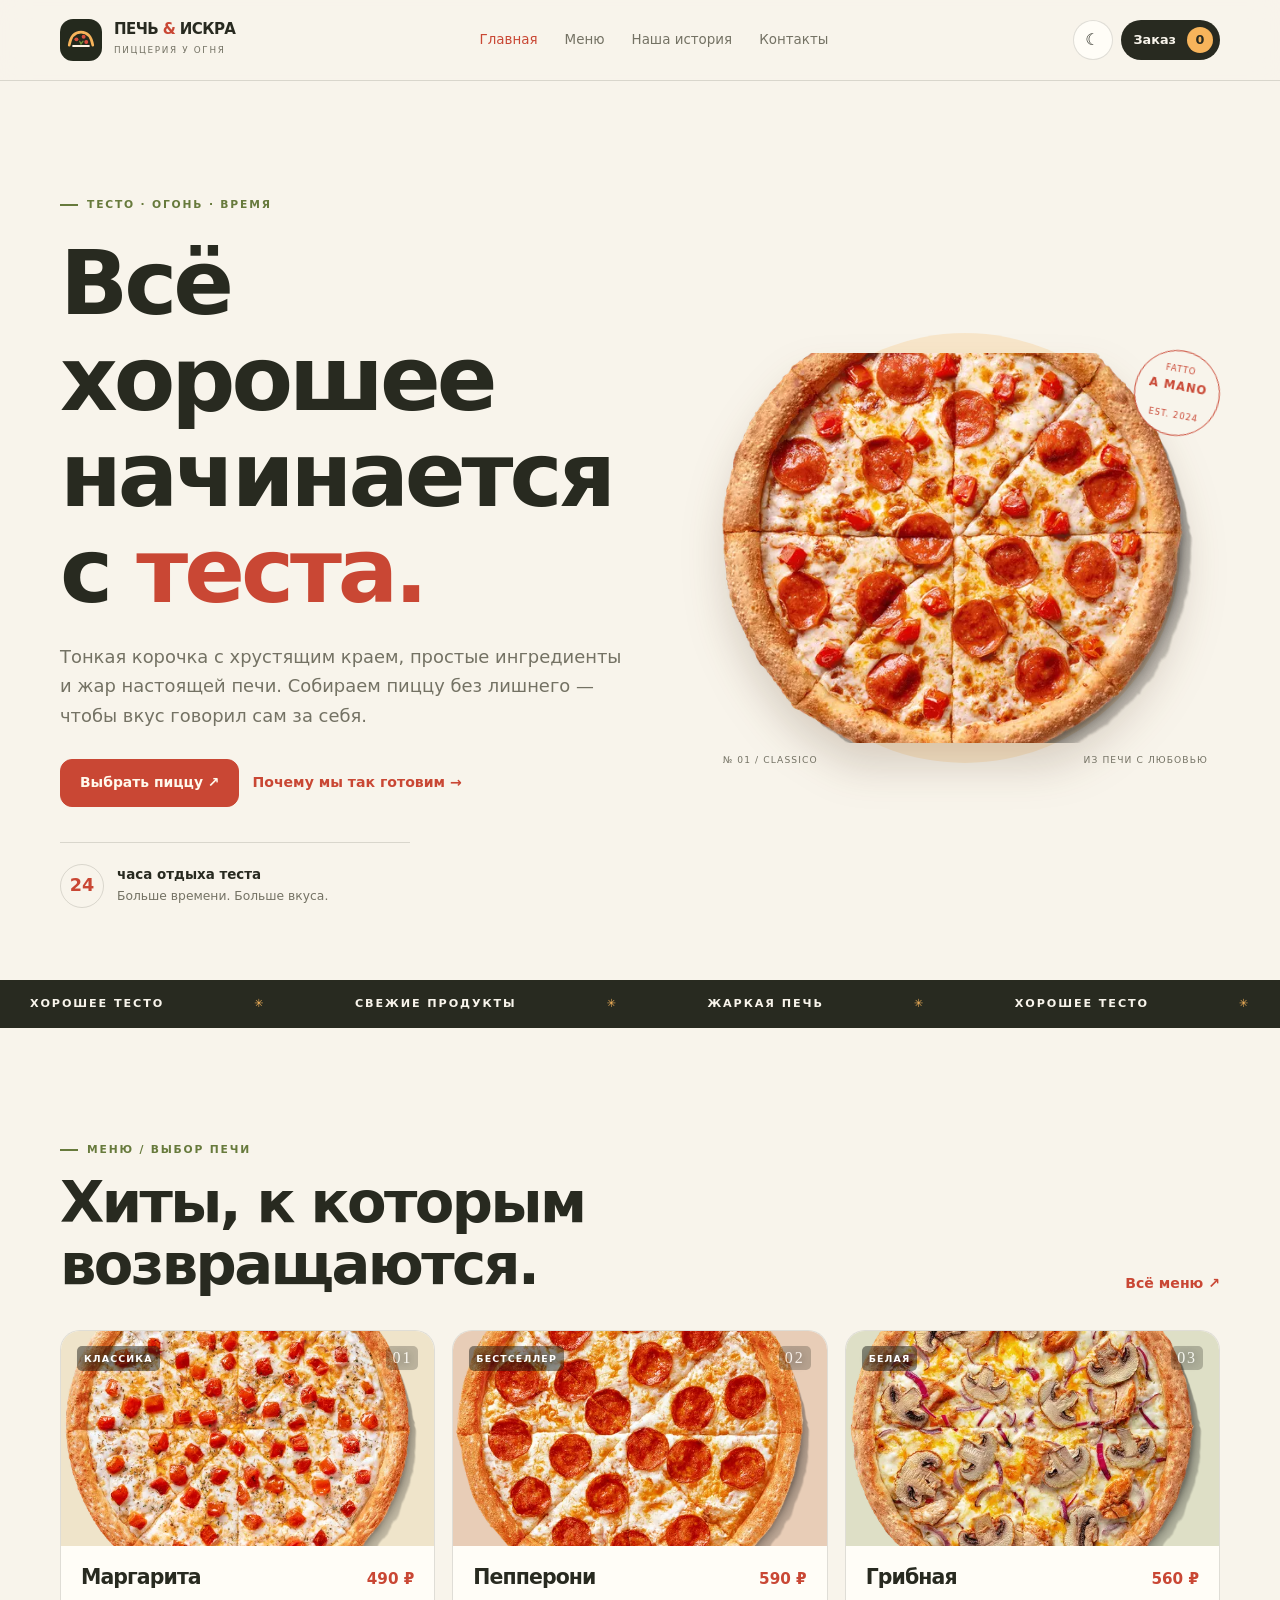
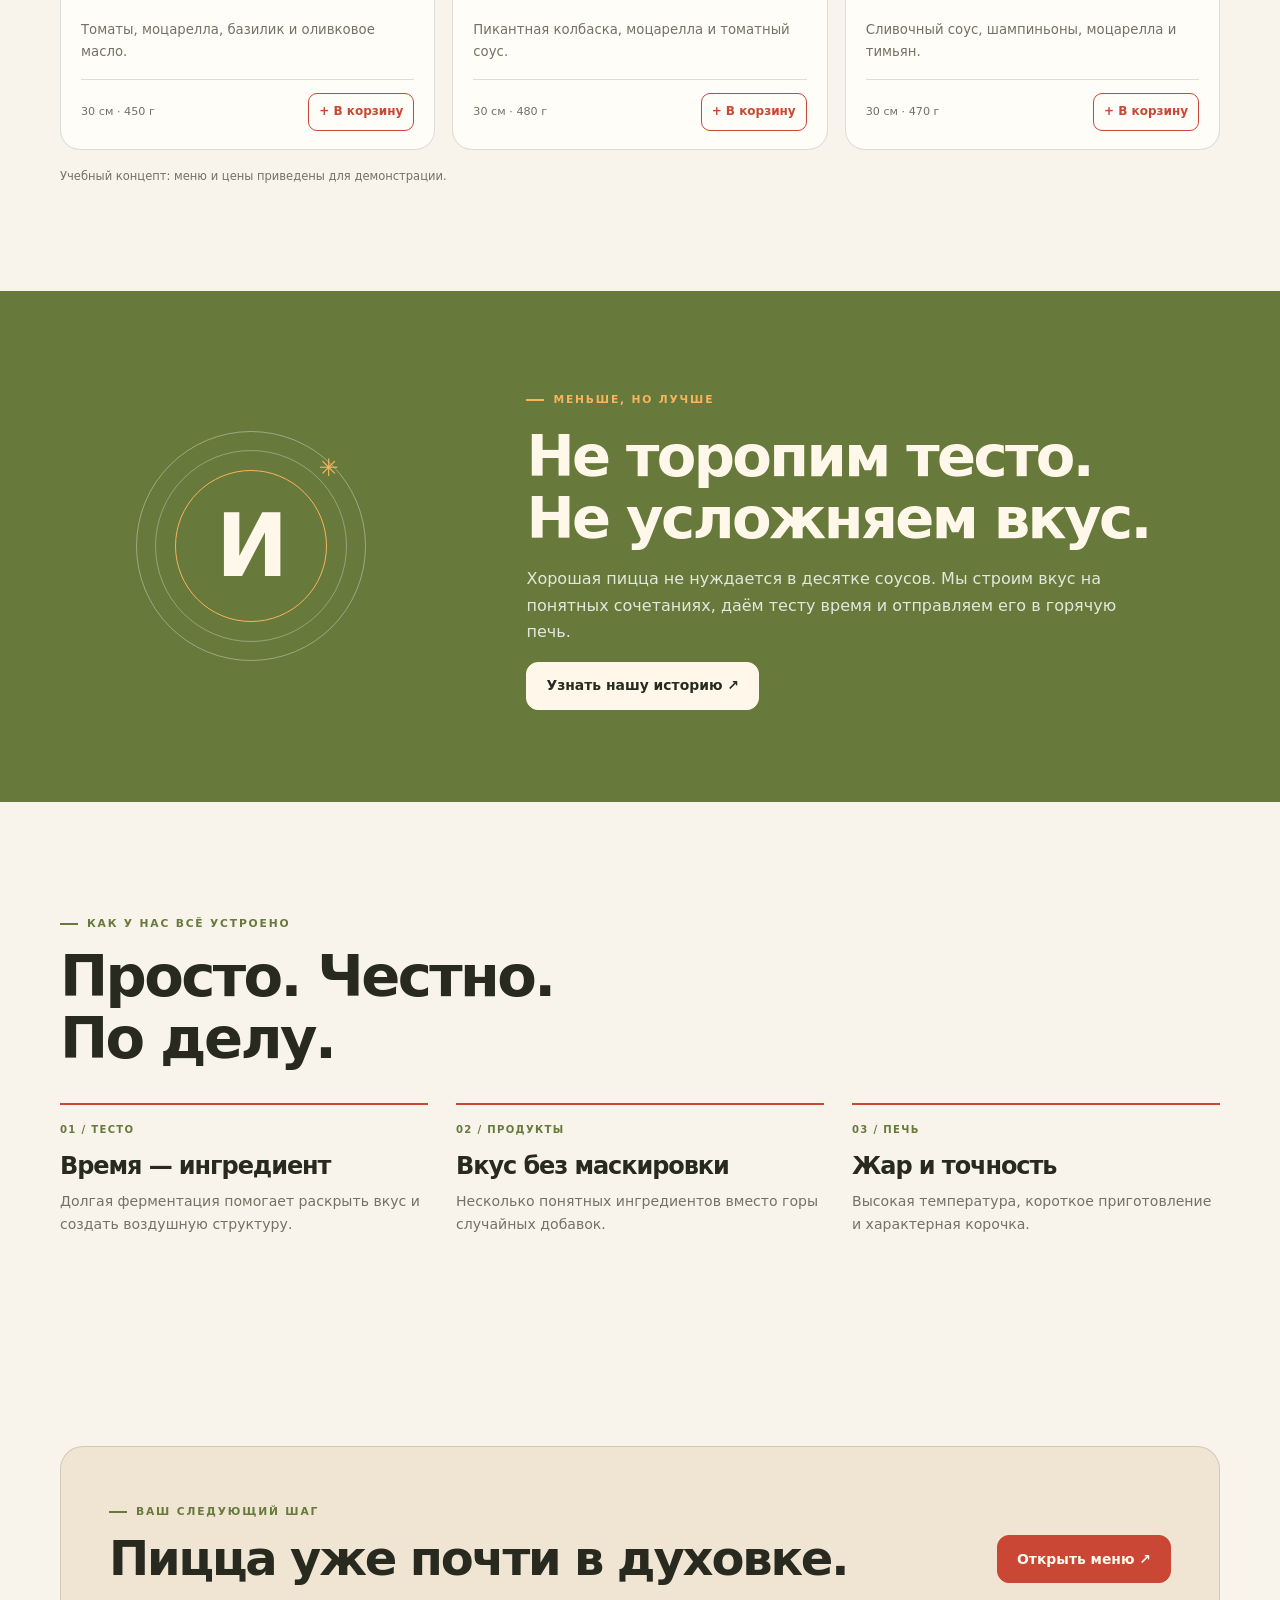
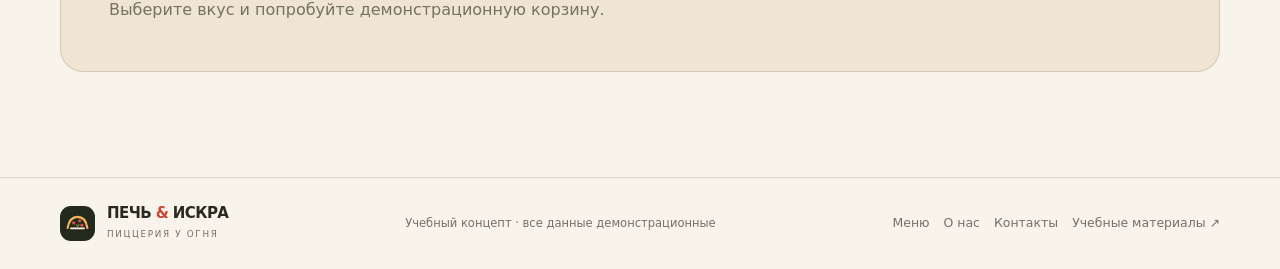
<file: index.html>
<!doctype html>
<html lang="ru" data-theme="light">
<head>
<meta charset="utf-8"><meta name="viewport" content="width=device-width,initial-scale=1">
<meta name="theme-color" content="#f8f4eb"><meta name="description" content="Печь & Искра — учебная визитка городской пиццерии: меню, история и контакты.">
<meta property="og:title" content="Печь & Искра — пиццерия у огня"><meta property="og:description" content="Хорошее тесто. Жаркая печь. Никакой лишней суеты."><meta property="og:image" content="https://notsons-git.github.io/my-web-site/images/hero-pizza.webp">
<title>Печь & Искра — пиццерия у огня</title><link rel="icon" href="favicon.svg" type="image/svg+xml"><link rel="stylesheet" href="css/style.css">
</head><body>
<a class="skip-link" href="#main">К содержимому</a>
<header class="site-header"><div class="container header-row">
<a class="brand" href="index.html"><img src="img/logo.svg" alt=""><span><strong>ПЕЧЬ <i>&</i> ИСКРА</strong><small>ПИЦЦЕРИЯ У ОГНЯ</small></span></a>
<button class="menu-toggle" data-menu-toggle type="button" aria-expanded="false" aria-label="Открыть меню">☰</button>
<nav class="main-nav" data-main-nav aria-label="Основная навигация"><a href="index.html">Главная</a><a href="menu.html">Меню</a><a href="about.html">Наша история</a><a href="contact.html">Контакты</a></nav>
<div class="header-actions"><button class="theme-toggle" data-theme-toggle type="button" aria-label="Сменить тему">◐</button><a class="cart-link" href="menu.html#order"><span>Заказ</span><b data-cart-count>0</b></a></div></div></header>
<main id="main">
<section class="hero"><div class="container hero-grid"><div class="hero-copy">
<span class="eyebrow">ТЕСТО · ОГОНЬ · ВРЕМЯ</span><h1>Всё хорошее<br>начинается с <em>теста.</em></h1>
<p class="hero-text">Тонкая корочка с хрустящим краем, простые ингредиенты и жар настоящей печи. Собираем пиццу без лишнего — чтобы вкус говорил сам за себя.</p>
<div class="hero-actions"><a class="button button-primary" href="menu.html">Выбрать пиццу ↗</a><a class="text-link" href="about.html">Почему мы так готовим →</a></div>
<div class="hero-note"><span class="note-mark">24</span><span><b>часа отдыха теста</b><small>Больше времени. Больше вкуса.</small></span></div></div>
<div class="hero-art"><div class="art-stamp">FATTO<br><b>A MANO</b><br>EST. 2024</div><img class="hero-photo" src="images/hero-pizza.webp" alt="Пицца из печи с золотистой корочкой"><div class="art-caption"><span>№ 01 / CLASSICO</span><span>ИЗ ПЕЧИ С ЛЮБОВЬЮ</span></div></div></div></section>
<div class="marquee" aria-hidden="true"><div>ХОРОШЕЕ ТЕСТО <span>✳</span> СВЕЖИЕ ПРОДУКТЫ <span>✳</span> ЖАРКАЯ ПЕЧЬ <span>✳</span> ХОРОШЕЕ ТЕСТО <span>✳</span></div></div>
<section class="section"><div class="container"><div class="section-heading"><div><span class="eyebrow">МЕНЮ / ВЫБОР ПЕЧИ</span><h2>Хиты, к которым<br>возвращаются.</h2></div><a class="text-link" href="menu.html">Всё меню ↗</a></div>
<div class="pizza-grid">
<article class="pizza-card"><div class="pizza-art art-margherita has-photo"><span class="dish-no">01</span><span class="dish-label">КЛАССИКА</span><img class="dish-photo" src="images/margherita.webp" alt="Пицца Маргарита с томатами, моцареллой и базиликом"></div><div class="pizza-card-copy"><div class="pizza-name-row"><h3>Маргарита</h3><b>490 ₽</b></div><p>Томаты, моцарелла, базилик и оливковое масло.</p><div class="dish-bottom"><span>30 см · 450 г</span><button class="add-button" data-add-item="margherita">+ В корзину</button></div></div></article>
<article class="pizza-card"><div class="pizza-art art-pepperoni has-photo"><span class="dish-no">02</span><span class="dish-label">БЕСТСЕЛЛЕР</span><img class="dish-photo" src="images/pepperoni.webp" alt="Пицца Пепперони с ломтиками пикантной колбаски"></div><div class="pizza-card-copy"><div class="pizza-name-row"><h3>Пепперони</h3><b>590 ₽</b></div><p>Пикантная колбаска, моцарелла и томатный соус.</p><div class="dish-bottom"><span>30 см · 480 г</span><button class="add-button" data-add-item="pepperoni">+ В корзину</button></div></div></article>
<article class="pizza-card"><div class="pizza-art art-mushroom has-photo"><span class="dish-no">03</span><span class="dish-label">БЕЛАЯ</span><img class="dish-photo" src="images/mushroom.webp" alt="Пицца с шампиньонами и сыром"></div><div class="pizza-card-copy"><div class="pizza-name-row"><h3>Грибная</h3><b>560 ₽</b></div><p>Сливочный соус, шампиньоны, моцарелла и тимьян.</p><div class="dish-bottom"><span>30 см · 470 г</span><button class="add-button" data-add-item="mushroom">+ В корзину</button></div></div></article>
</div><p class="demo-note">Учебный концепт: меню и цены приведены для демонстрации.</p></div></section>
<section class="story-band"><div class="container story-grid"><div class="story-symbol" aria-hidden="true"><span>И</span><i>✳</i></div><div><span class="eyebrow">МЕНЬШЕ, НО ЛУЧШЕ</span><h2>Не торопим тесто.<br>Не усложняем вкус.</h2><p>Хорошая пицца не нуждается в десятке соусов. Мы строим вкус на понятных сочетаниях, даём тесту время и отправляем его в горячую печь.</p><a class="button button-light" href="about.html">Узнать нашу историю ↗</a></div></div></section>
<section class="section"><div class="container"><div class="section-heading"><div><span class="eyebrow">КАК У НАС ВСЁ УСТРОЕНО</span><h2>Просто. Честно.<br>По делу.</h2></div></div><div class="values-grid"><article><span>01 / ТЕСТО</span><h3>Время — ингредиент</h3><p>Долгая ферментация помогает раскрыть вкус и создать воздушную структуру.</p></article><article><span>02 / ПРОДУКТЫ</span><h3>Вкус без маскировки</h3><p>Несколько понятных ингредиентов вместо горы случайных добавок.</p></article><article><span>03 / ПЕЧЬ</span><h3>Жар и точность</h3><p>Высокая температура, короткое приготовление и характерная корочка.</p></article></div></div></section>
<section class="section"><div class="container cta-panel"><div><span class="eyebrow">ВАШ СЛЕДУЮЩИЙ ШАГ</span><h2>Пицца уже почти в духовке.</h2><p>Выберите вкус и попробуйте демонстрационную корзину.</p></div><a class="button button-primary" href="menu.html#order">Открыть меню ↗</a></div></section>
</main>
<footer class="site-footer"><div class="container footer-row"><a class="brand footer-brand" href="index.html"><img src="img/logo.svg" alt=""><span><strong>ПЕЧЬ <i>&</i> ИСКРА</strong><small>ПИЦЦЕРИЯ У ОГНЯ</small></span></a><p>Учебный концепт · все данные демонстрационные</p><div class="footer-links"><a href="menu.html">Меню</a><a href="about.html">О нас</a><a href="contact.html">Контакты</a><a href="https://github.com/notsons-git/test" target="_blank" rel="noreferrer">Учебные материалы ↗</a></div></div></footer>
<div class="toast" role="status" aria-live="polite"></div><script src="js/script.js"></script></body></html>
</file>
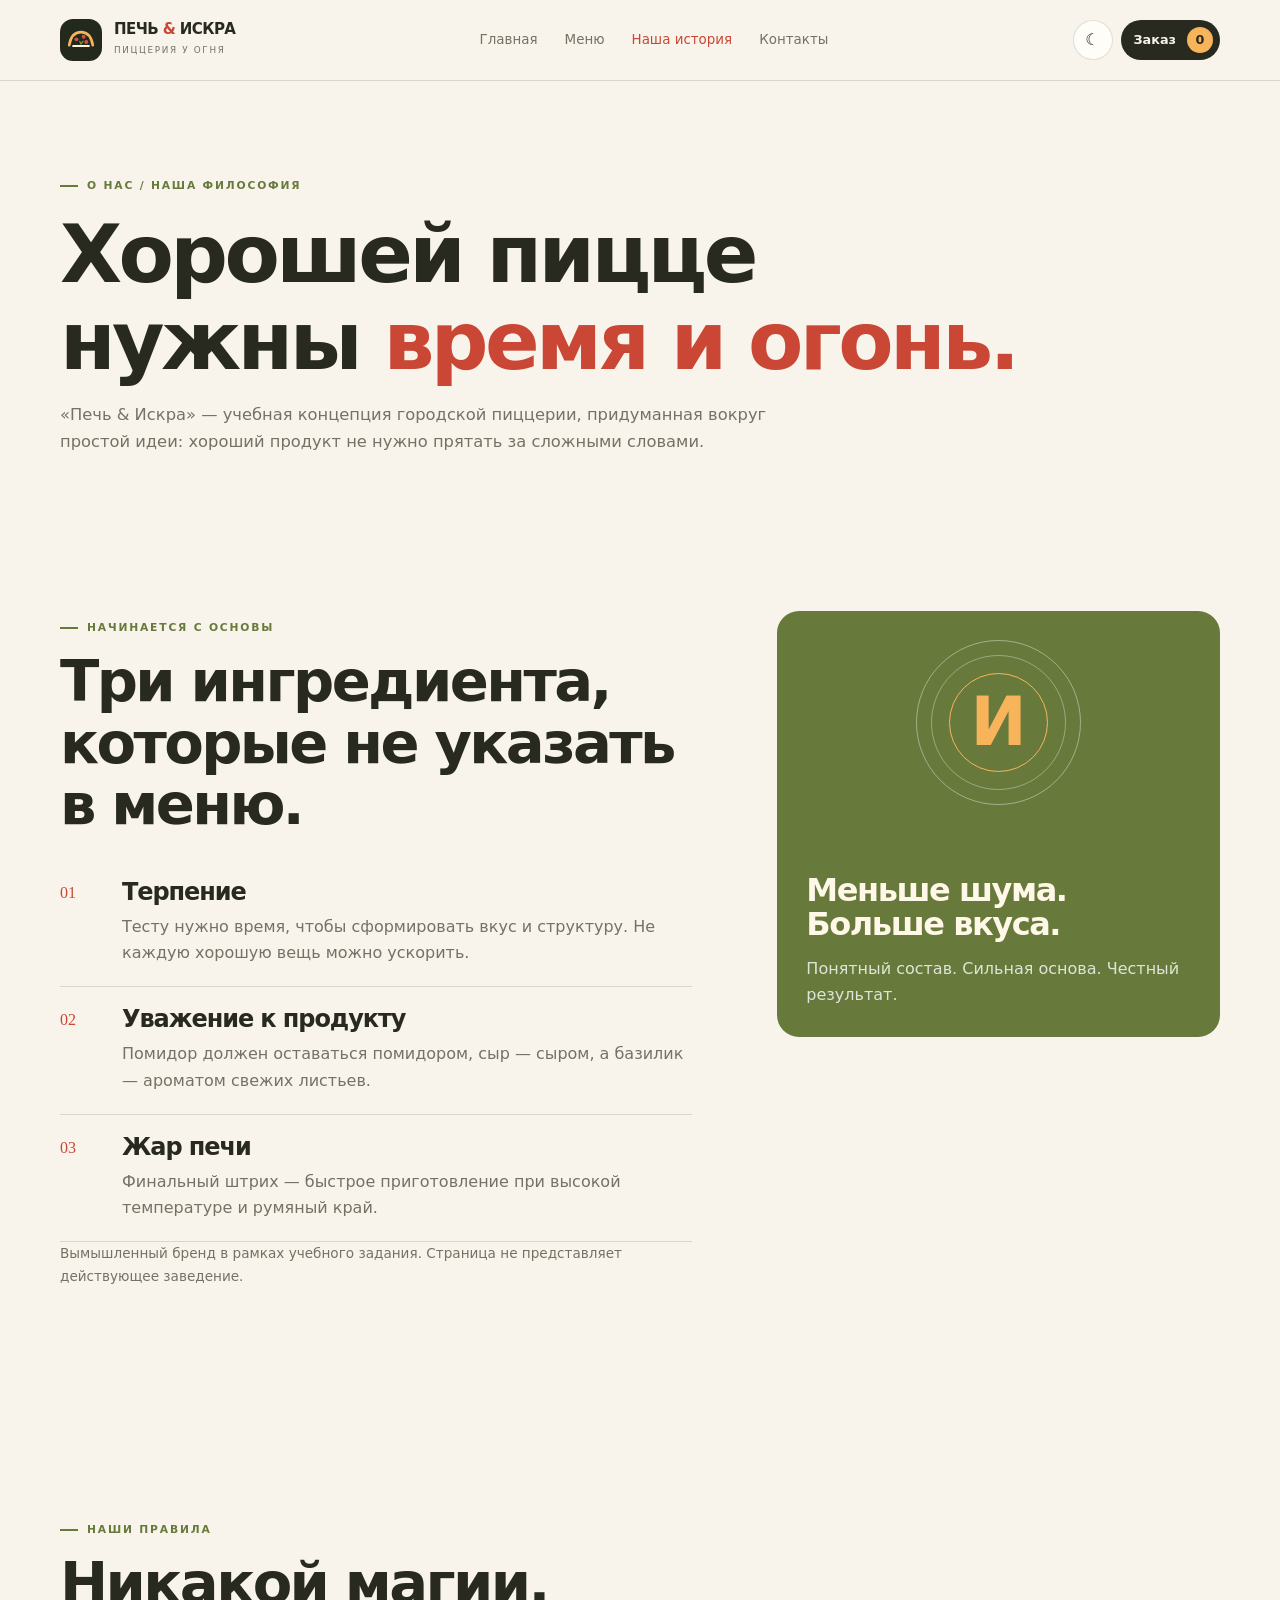
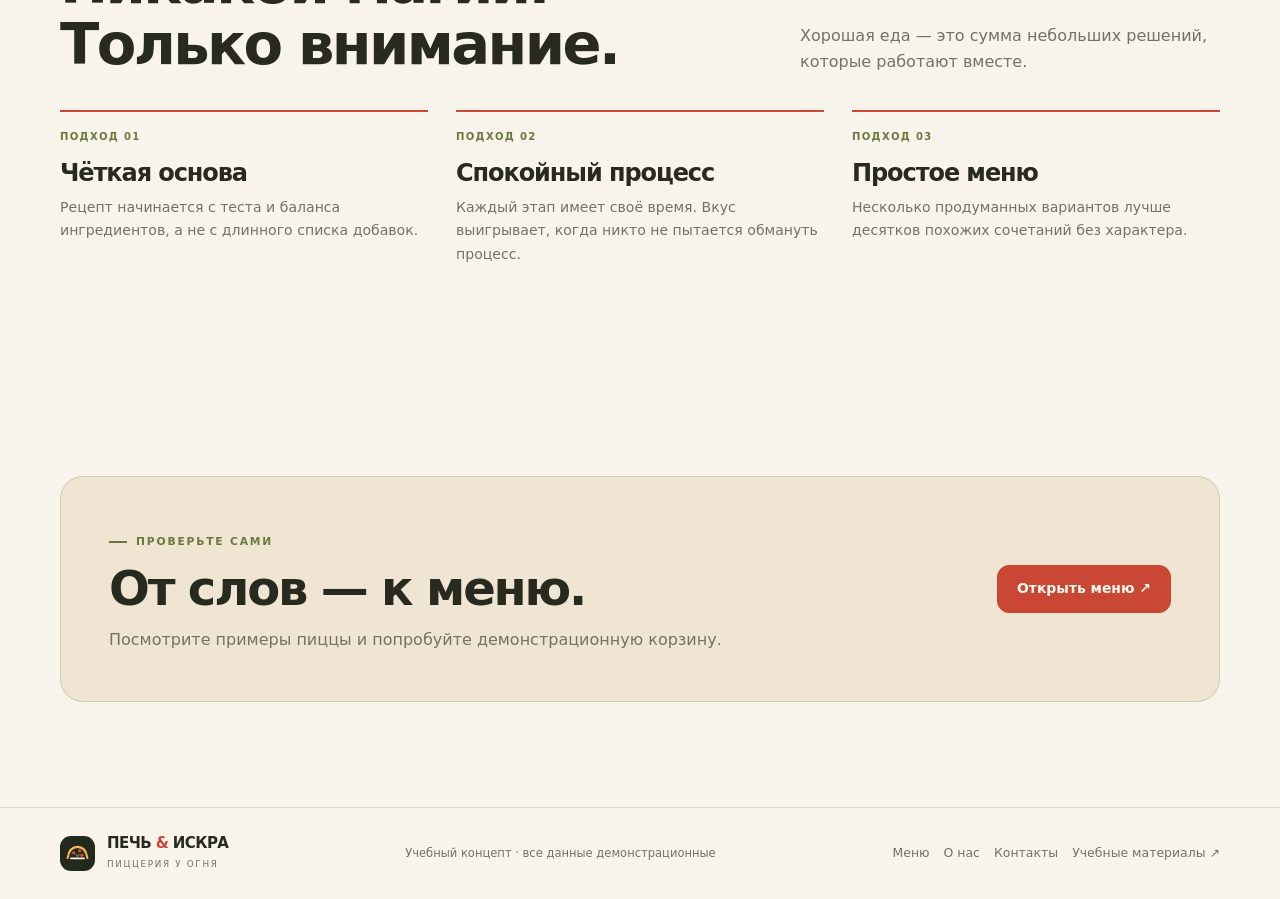
<file: about.html>
<!doctype html>
<html lang="ru" data-theme="light">
<head>
<meta charset="utf-8"><meta name="viewport" content="width=device-width,initial-scale=1">
<meta name="theme-color" content="#f8f4eb"><meta name="description" content="История и принципы учебной концепции пиццерии Печь & Искра.">
<meta property="og:title" content="Наша история — Печь & Искра"><meta property="og:description" content="История и принципы учебной концепции пиццерии Печь & Искра.">
<meta property="og:image" content="https://notsons-git.github.io/my-web-site/img/pizza.svg">
<title>Наша история — Печь & Искра</title><link rel="icon" href="favicon.svg" type="image/svg+xml">
<script>try{const t=localStorage.getItem("iskra-theme");if(t==="dark"||t==="light")document.documentElement.dataset.theme=t}catch(e){}</script>
<link rel="stylesheet" href="css/style.css">
</head>
<body>
<a class="skip-link" href="#main">К содержимому</a>
<header class="site-header"><div class="container header-row">
<a class="brand" href="index.html"><img src="img/logo.svg" alt=""><span><strong>ПЕЧЬ <i>&</i> ИСКРА</strong><small>ПИЦЦЕРИЯ У ОГНЯ</small></span></a>
<button class="menu-toggle" data-menu-toggle type="button" aria-expanded="false" aria-label="Открыть меню">☰</button>
<nav class="main-nav" data-main-nav aria-label="Основная навигация"><a href="index.html">Главная</a><a href="menu.html">Меню</a><a href="about.html">Наша история</a><a href="contact.html">Контакты</a></nav>
<div class="header-actions"><button class="theme-toggle" data-theme-toggle type="button" aria-label="Сменить тему">◐</button><a class="cart-link" href="menu.html#order"><span>Заказ</span><b data-cart-count>0</b></a></div>
</div></header>
<main id="main"><section class="page-hero"><div class="container"><span class="eyebrow">О НАС / НАША ФИЛОСОФИЯ</span><h1>Хорошей пицце<br>нужны <em>время и огонь.</em></h1><p>«Печь & Искра» — учебная концепция городской пиццерии, придуманная вокруг простой идеи: хороший продукт не нужно прятать за сложными словами.</p></div></section>
<section class="section"><div class="container"><div class="about-layout"><div class="about-story"><span class="eyebrow">НАЧИНАЕТСЯ С ОСНОВЫ</span><h2>Три ингредиента,<br>которые не указать в меню.</h2><div class="story-item"><b>01</b><div><h3>Терпение</h3><p>Тесту нужно время, чтобы сформировать вкус и структуру. Не каждую хорошую вещь можно ускорить.</p></div></div><div class="story-item"><b>02</b><div><h3>Уважение к продукту</h3><p>Помидор должен оставаться помидором, сыр — сыром, а базилик — ароматом свежих листьев.</p></div></div><div class="story-item"><b>03</b><div><h3>Жар печи</h3><p>Финальный штрих — быстрое приготовление при высокой температуре и румяный край.</p></div></div><p class="muted small">Вымышленный бренд в рамках учебного задания. Страница не представляет действующее заведение.</p></div><aside class="oven-card"><div class="oven-ring"><span>И</span></div><span class="eyebrow">LA SEMPLICITÀ</span><h3>Меньше шума.<br>Больше вкуса.</h3><p>Понятный состав. Сильная основа. Честный результат.</p></aside></div></div></section>
<section class="section"><div class="container"><div class="section-heading"><div><span class="eyebrow">НАШИ ПРАВИЛА</span><h2>Никакой магии.<br>Только внимание.</h2></div><p>Хорошая еда — это сумма небольших решений, которые работают вместе.</p></div><div class="values-grid"><article><span>ПОДХОД 01</span><h3>Чёткая основа</h3><p>Рецепт начинается с теста и баланса ингредиентов, а не с длинного списка добавок.</p></article><article><span>ПОДХОД 02</span><h3>Спокойный процесс</h3><p>Каждый этап имеет своё время. Вкус выигрывает, когда никто не пытается обмануть процесс.</p></article><article><span>ПОДХОД 03</span><h3>Простое меню</h3><p>Несколько продуманных вариантов лучше десятков похожих сочетаний без характера.</p></article></div></div></section>
<section class="section"><div class="container cta-panel"><div><span class="eyebrow">ПРОВЕРЬТЕ САМИ</span><h2>От слов — к меню.</h2><p>Посмотрите примеры пиццы и попробуйте демонстрационную корзину.</p></div><a class="button button-primary" href="menu.html">Открыть меню ↗</a></div></section></main>
<footer class="site-footer"><div class="container footer-row">
<a class="brand footer-brand" href="index.html"><img src="img/logo.svg" alt=""><span><strong>ПЕЧЬ <i>&</i> ИСКРА</strong><small>ПИЦЦЕРИЯ У ОГНЯ</small></span></a>
<p>Учебный концепт · все данные демонстрационные</p>
<div class="footer-links"><a href="menu.html">Меню</a><a href="about.html">О нас</a><a href="contact.html">Контакты</a><a href="https://github.com/notsons-git/test" target="_blank" rel="noreferrer">Учебные материалы ↗</a></div>
</div></footer><div class="toast" role="status" aria-live="polite"></div><script src="js/script.js"></script>
</body></html>
</file>
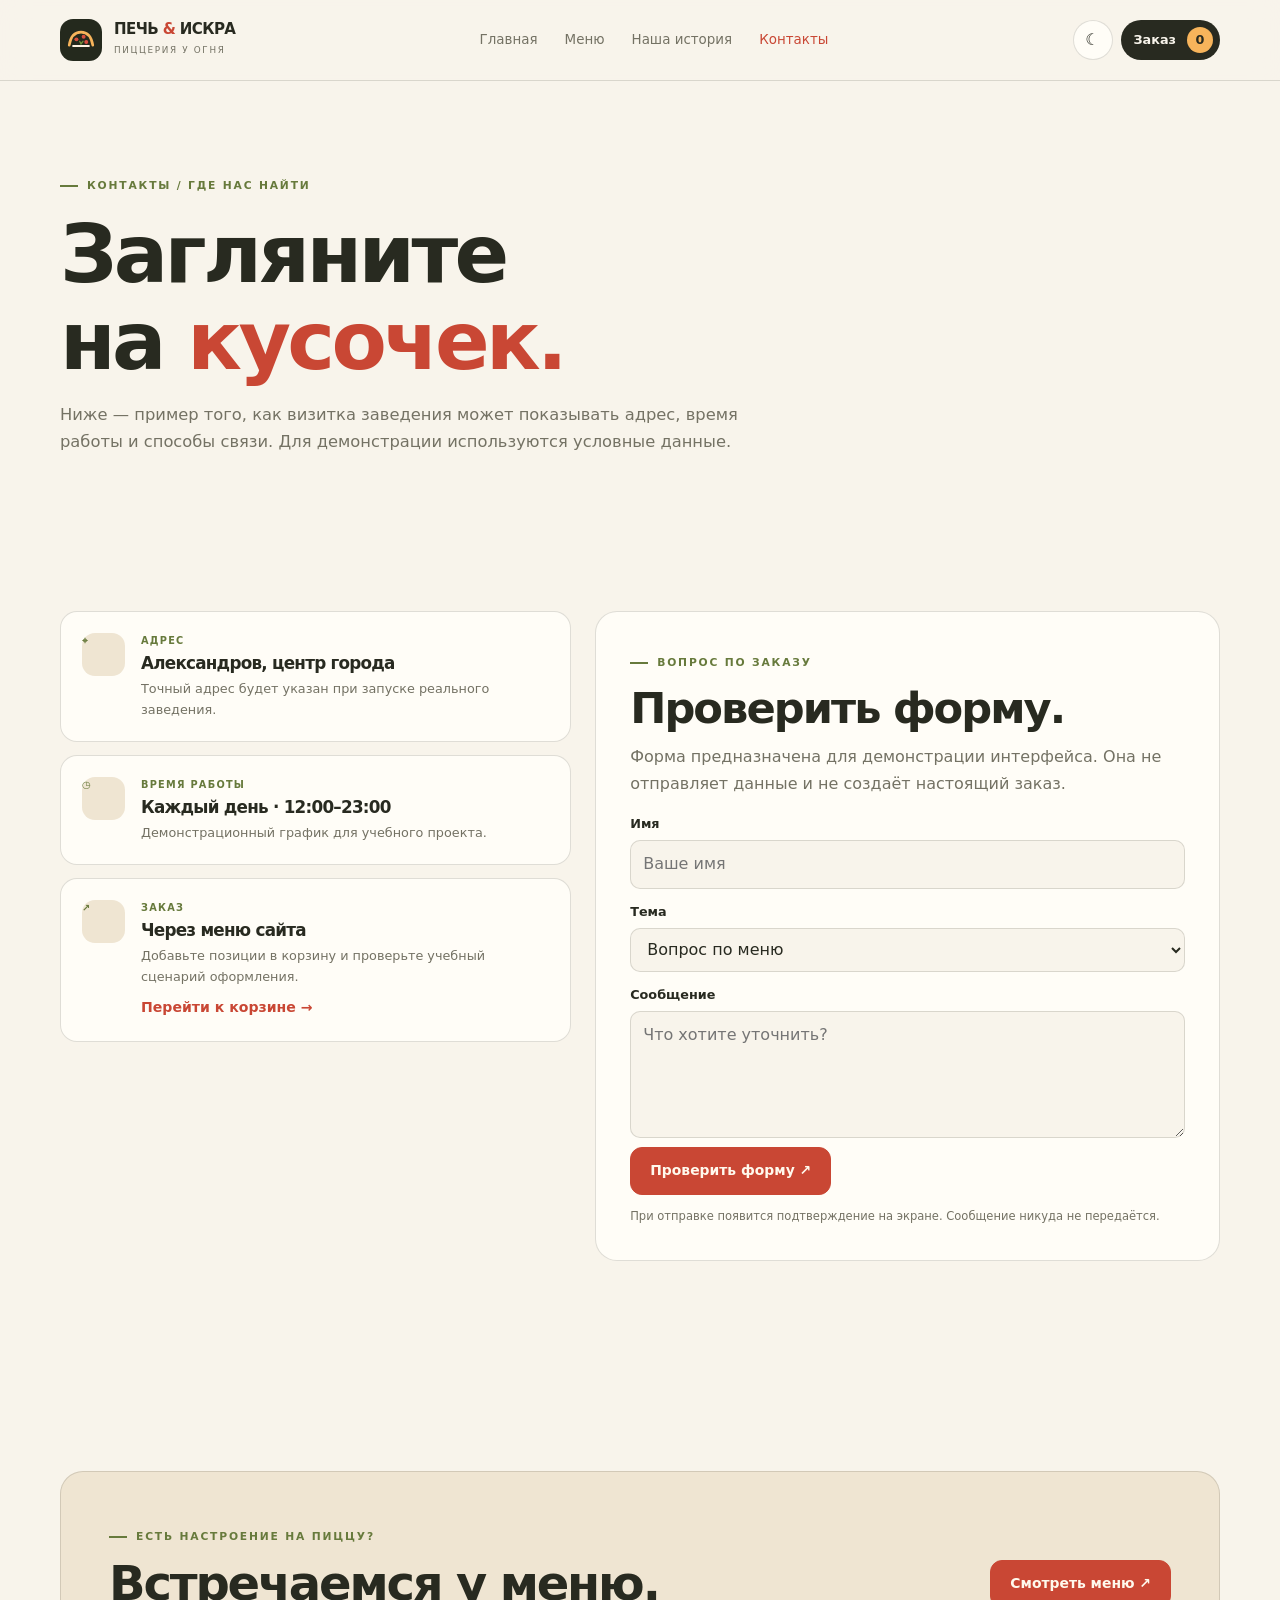
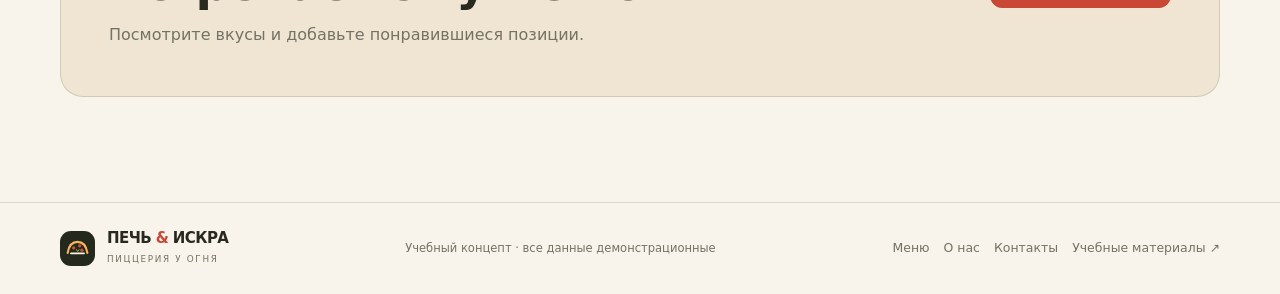
<file: contact.html>
<!doctype html>
<html lang="ru" data-theme="light">
<head>
<meta charset="utf-8"><meta name="viewport" content="width=device-width,initial-scale=1">
<meta name="theme-color" content="#f8f4eb"><meta name="description" content="Контактная страница учебной пиццерии Печь & Искра.">
<meta property="og:title" content="Контакты — Печь & Искра"><meta property="og:description" content="Контактная страница учебной пиццерии Печь & Искра.">
<meta property="og:image" content="https://notsons-git.github.io/my-web-site/img/pizza.svg">
<title>Контакты — Печь & Искра</title><link rel="icon" href="favicon.svg" type="image/svg+xml">
<script>try{const t=localStorage.getItem("iskra-theme");if(t==="dark"||t==="light")document.documentElement.dataset.theme=t}catch(e){}</script>
<link rel="stylesheet" href="css/style.css">
</head>
<body>
<a class="skip-link" href="#main">К содержимому</a>
<header class="site-header"><div class="container header-row">
<a class="brand" href="index.html"><img src="img/logo.svg" alt=""><span><strong>ПЕЧЬ <i>&</i> ИСКРА</strong><small>ПИЦЦЕРИЯ У ОГНЯ</small></span></a>
<button class="menu-toggle" data-menu-toggle type="button" aria-expanded="false" aria-label="Открыть меню">☰</button>
<nav class="main-nav" data-main-nav aria-label="Основная навигация"><a href="index.html">Главная</a><a href="menu.html">Меню</a><a href="about.html">Наша история</a><a href="contact.html">Контакты</a></nav>
<div class="header-actions"><button class="theme-toggle" data-theme-toggle type="button" aria-label="Сменить тему">◐</button><a class="cart-link" href="menu.html#order"><span>Заказ</span><b data-cart-count>0</b></a></div>
</div></header>
<main id="main"><section class="page-hero"><div class="container"><span class="eyebrow">КОНТАКТЫ / ГДЕ НАС НАЙТИ</span><h1>Загляните<br>на <em>кусочек.</em></h1><p>Ниже — пример того, как визитка заведения может показывать адрес, время работы и способы связи. Для демонстрации используются условные данные.</p></div></section>
<section class="section"><div class="container contact-layout"><div class="contact-details"><article class="contact-info"><span class="contact-icon">⌖</span><div><span>АДРЕС</span><h3>Александров, центр города</h3><p>Точный адрес будет указан при запуске реального заведения.</p></div></article><article class="contact-info"><span class="contact-icon">◷</span><div><span>ВРЕМЯ РАБОТЫ</span><h3>Каждый день · 12:00–23:00</h3><p>Демонстрационный график для учебного проекта.</p></div></article><article class="contact-info"><span class="contact-icon">↗</span><div><span>ЗАКАЗ</span><h3>Через меню сайта</h3><p>Добавьте позиции в корзину и проверьте учебный сценарий оформления.</p><a class="text-link" href="menu.html#order">Перейти к корзине →</a></div></article></div>
<div class="contact-panel"><span class="eyebrow">ВОПРОС ПО ЗАКАЗУ</span><h2>Проверить форму.</h2><p>Форма предназначена для демонстрации интерфейса. Она не отправляет данные и не создаёт настоящий заказ.</p><form data-contact-form><label for="contact-name">Имя</label><input id="contact-name" name="name" autocomplete="name" required placeholder="Ваше имя"><label for="contact-topic">Тема</label><select id="contact-topic" name="topic"><option>Вопрос по меню</option><option>Заказ</option><option>Время работы</option><option>Другое</option></select><label for="contact-message">Сообщение</label><textarea id="contact-message" name="message" rows="4" required placeholder="Что хотите уточнить?"></textarea><button class="button button-primary" type="submit">Проверить форму ↗</button><p class="form-note">При отправке появится подтверждение на экране. Сообщение никуда не передаётся.</p></form></div></div></section>
<section class="section"><div class="container cta-panel"><div><span class="eyebrow">ЕСТЬ НАСТРОЕНИЕ НА ПИЦЦУ?</span><h2>Встречаемся у меню.</h2><p>Посмотрите вкусы и добавьте понравившиеся позиции.</p></div><a class="button button-primary" href="menu.html">Смотреть меню ↗</a></div></section></main>
<footer class="site-footer"><div class="container footer-row">
<a class="brand footer-brand" href="index.html"><img src="img/logo.svg" alt=""><span><strong>ПЕЧЬ <i>&</i> ИСКРА</strong><small>ПИЦЦЕРИЯ У ОГНЯ</small></span></a>
<p>Учебный концепт · все данные демонстрационные</p>
<div class="footer-links"><a href="menu.html">Меню</a><a href="about.html">О нас</a><a href="contact.html">Контакты</a><a href="https://github.com/notsons-git/test" target="_blank" rel="noreferrer">Учебные материалы ↗</a></div>
</div></footer><div class="toast" role="status" aria-live="polite"></div><script src="js/script.js"></script>
</body></html>
</file>
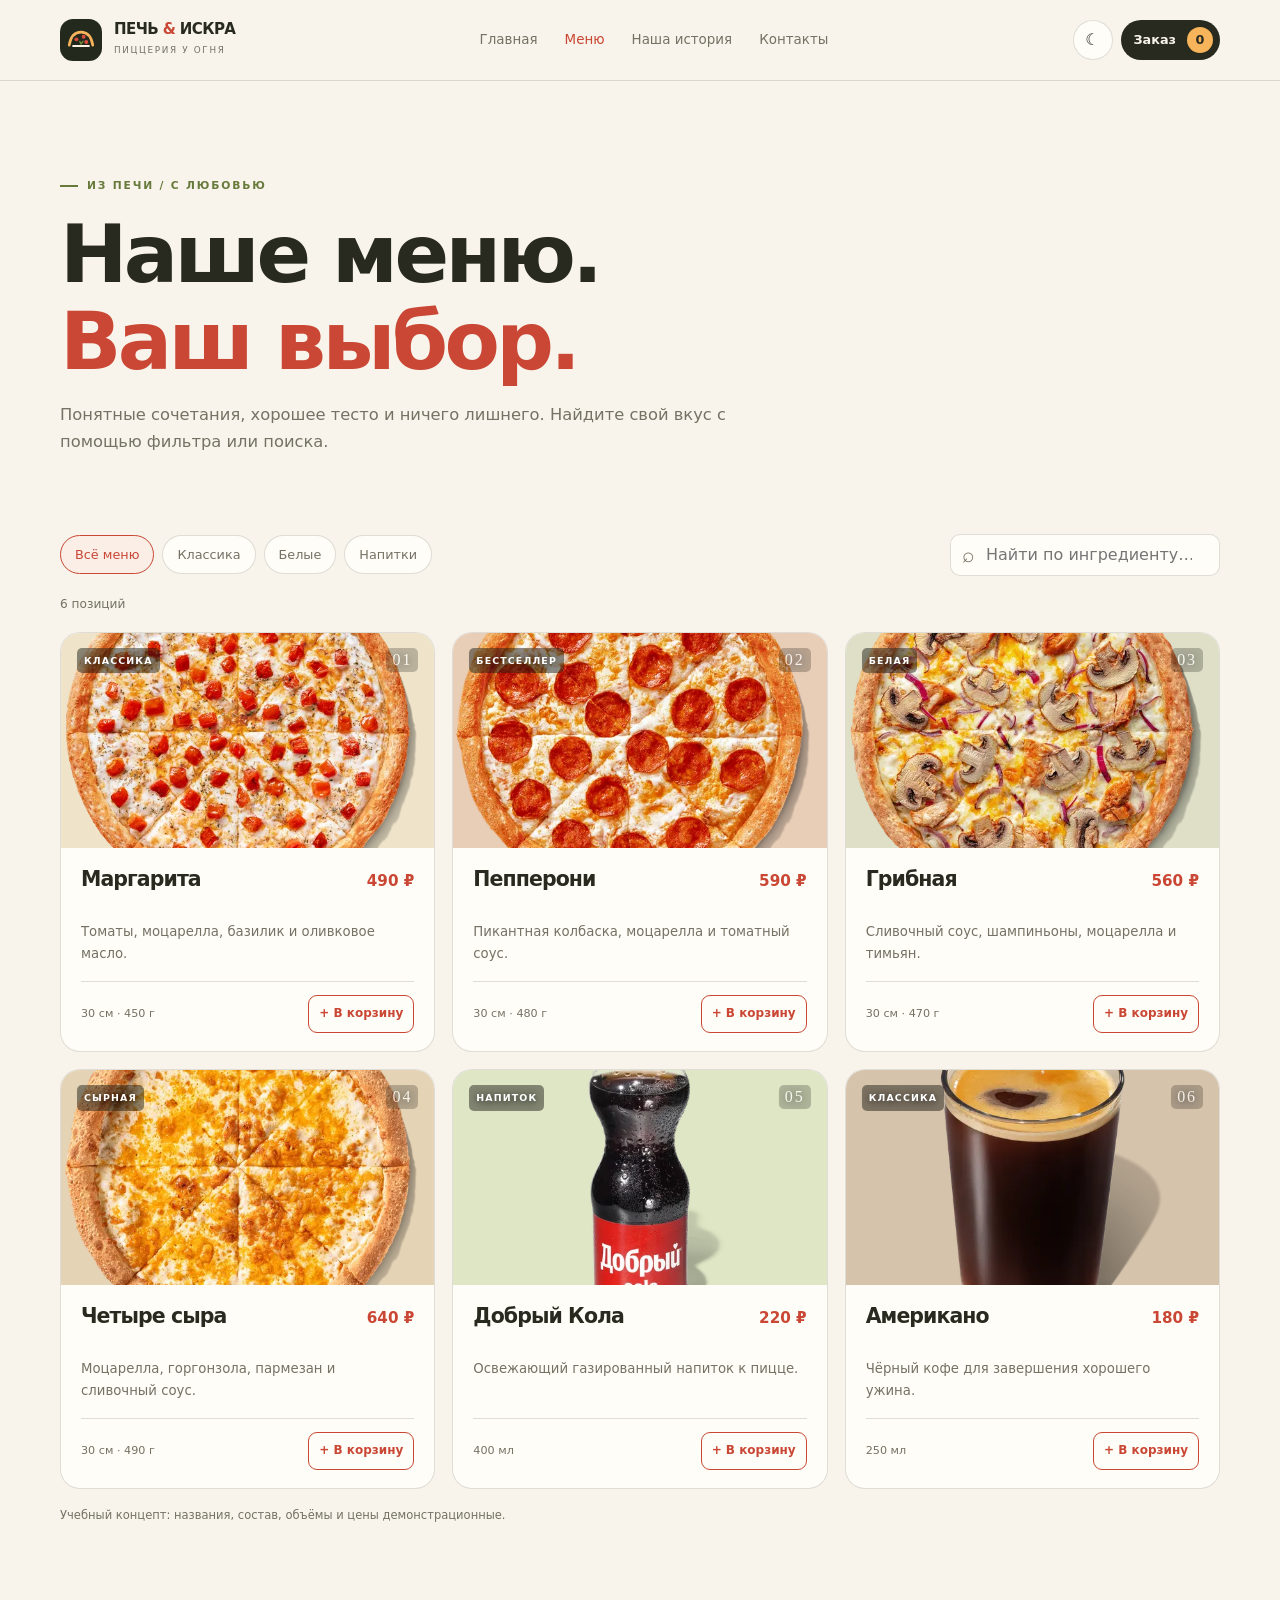
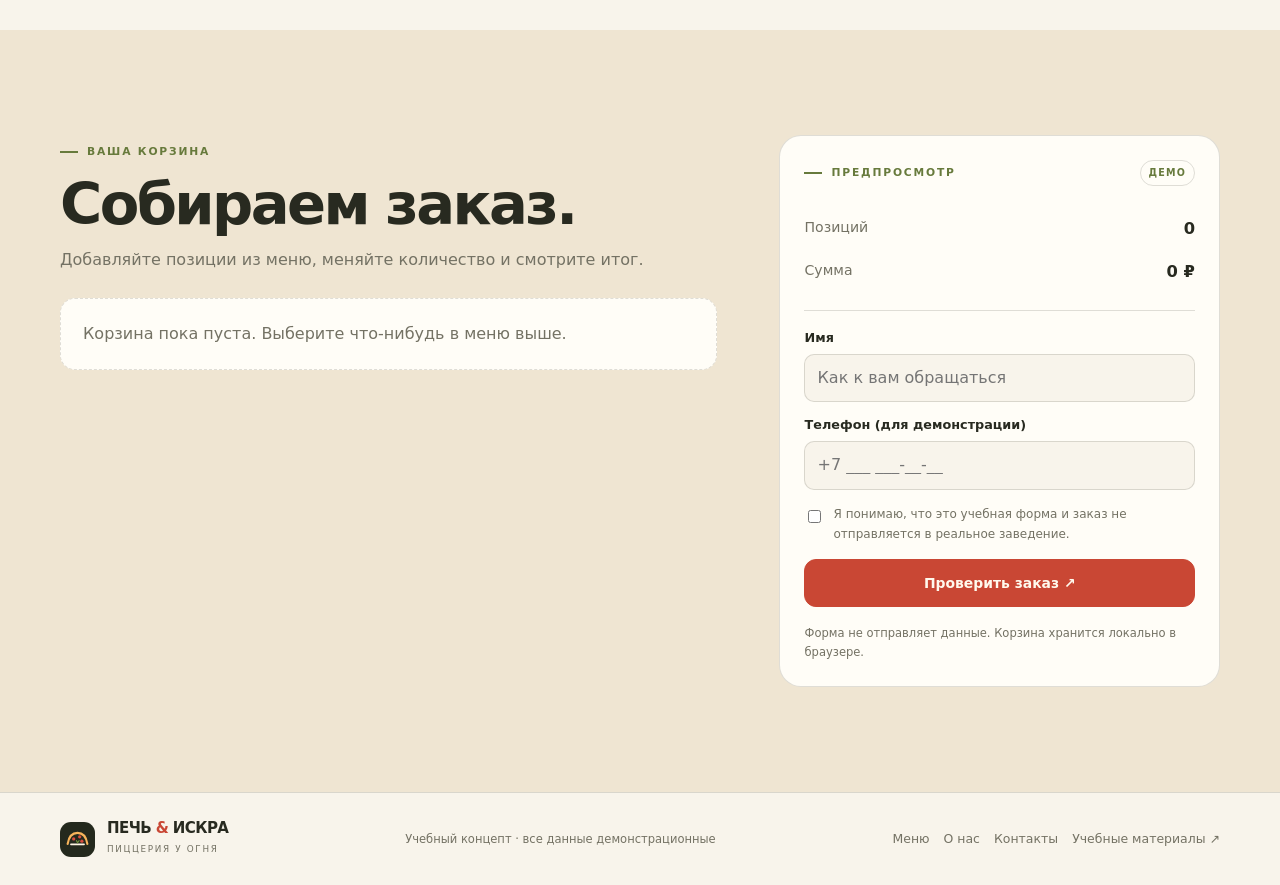
<file: menu.html>
<!doctype html>
<html lang="ru" data-theme="light">
<head>
<meta charset="utf-8"><meta name="viewport" content="width=device-width,initial-scale=1">
<meta name="theme-color" content="#f8f4eb"><meta name="description" content="Меню учебной пиццерии Печь & Искра.">
<meta property="og:title" content="Меню — Печь & Искра"><meta property="og:description" content="Меню учебной пиццерии Печь & Искра.">
<meta property="og:image" content="https://notsons-git.github.io/my-web-site/img/pizza.svg">
<title>Меню — Печь & Искра</title><link rel="icon" href="favicon.svg" type="image/svg+xml">
<script>try{const t=localStorage.getItem("iskra-theme");if(t==="dark"||t==="light")document.documentElement.dataset.theme=t}catch(e){}</script>
<link rel="stylesheet" href="css/style.css">
</head>
<body>
<a class="skip-link" href="#main">К содержимому</a>
<header class="site-header"><div class="container header-row">
<a class="brand" href="index.html"><img src="img/logo.svg" alt=""><span><strong>ПЕЧЬ <i>&</i> ИСКРА</strong><small>ПИЦЦЕРИЯ У ОГНЯ</small></span></a>
<button class="menu-toggle" data-menu-toggle type="button" aria-expanded="false" aria-label="Открыть меню">☰</button>
<nav class="main-nav" data-main-nav aria-label="Основная навигация"><a href="index.html">Главная</a><a href="menu.html">Меню</a><a href="about.html">Наша история</a><a href="contact.html">Контакты</a></nav>
<div class="header-actions"><button class="theme-toggle" data-theme-toggle type="button" aria-label="Сменить тему">◐</button><a class="cart-link" href="menu.html#order"><span>Заказ</span><b data-cart-count>0</b></a></div>
</div></header>
<main id="main"><section class="page-hero"><div class="container"><span class="eyebrow">ИЗ ПЕЧИ / С ЛЮБОВЬЮ</span><h1>Наше меню.<br><em>Ваш выбор.</em></h1><p>Понятные сочетания, хорошее тесто и ничего лишнего. Найдите свой вкус с помощью фильтра или поиска.</p></div></section>
<section class="section menu-page-section"><div class="container">
<div class="menu-controls"><div class="filter-row" role="group" aria-label="Категория меню"><button class="filter-chip" data-menu-filter="all" aria-pressed="true" type="button">Всё меню</button><button class="filter-chip" data-menu-filter="classic" aria-pressed="false" type="button">Классика</button><button class="filter-chip" data-menu-filter="white" aria-pressed="false" type="button">Белые</button><button class="filter-chip" data-menu-filter="drink" aria-pressed="false" type="button">Напитки</button></div><label class="menu-search"><span>⌕</span><input type="search" data-menu-search placeholder="Найти по ингредиенту…" aria-label="Поиск по меню"></label></div>
<p class="menu-result-count" data-menu-result-count aria-live="polite">6 позиций</p>
<div class="pizza-grid menu-grid-wide">
<article class="pizza-card menu-item" data-menu-item data-category="classic" data-search="маргарита томаты моцарелла базилик томатный соус"><div class="pizza-art art-margherita has-photo"><span class="dish-no">01</span><span class="dish-label">КЛАССИКА</span><img class="dish-photo" src="images/margherita.webp" alt="Пицца Маргарита с томатами, моцареллой и базиликом"></div><div class="pizza-card-copy"><div class="pizza-name-row"><h3>Маргарита</h3><b>490 ₽</b></div><p>Томаты, моцарелла, базилик и оливковое масло.</p><div class="dish-bottom"><span>30 см · 450 г</span><button class="add-button" data-add-item="margherita">+ В корзину</button></div></div></article>
<article class="pizza-card menu-item" data-menu-item data-category="classic" data-search="пепперони колбаска моцарелла томатный соус острое"><div class="pizza-art art-pepperoni has-photo"><span class="dish-no">02</span><span class="dish-label">БЕСТСЕЛЛЕР</span><img class="dish-photo" src="images/pepperoni.webp" alt="Пицца Пепперони с ломтиками пикантной колбаски"></div><div class="pizza-card-copy"><div class="pizza-name-row"><h3>Пепперони</h3><b>590 ₽</b></div><p>Пикантная колбаска, моцарелла и томатный соус.</p><div class="dish-bottom"><span>30 см · 480 г</span><button class="add-button" data-add-item="pepperoni">+ В корзину</button></div></div></article>
<article class="pizza-card menu-item" data-menu-item data-category="white" data-search="грибная шампиньоны сливочный соус моцарелла тимьян"><div class="pizza-art art-mushroom has-photo"><span class="dish-no">03</span><span class="dish-label">БЕЛАЯ</span><img class="dish-photo" src="images/mushroom.webp" alt="Пицца с шампиньонами и сыром"></div><div class="pizza-card-copy"><div class="pizza-name-row"><h3>Грибная</h3><b>560 ₽</b></div><p>Сливочный соус, шампиньоны, моцарелла и тимьян.</p><div class="dish-bottom"><span>30 см · 470 г</span><button class="add-button" data-add-item="mushroom">+ В корзину</button></div></div></article>
<article class="pizza-card menu-item" data-menu-item data-category="white" data-search="четыре сыра моцарелла горгонзола пармезан сливочный"><div class="pizza-art art-four has-photo"><span class="dish-no">04</span><span class="dish-label">СЫРНАЯ</span><img class="dish-photo" src="images/four-cheese.webp" alt="Пицца Четыре сыра с расплавленным сыром"></div><div class="pizza-card-copy"><div class="pizza-name-row"><h3>Четыре сыра</h3><b>640 ₽</b></div><p>Моцарелла, горгонзола, пармезан и сливочный соус.</p><div class="dish-bottom"><span>30 см · 490 г</span><button class="add-button" data-add-item="four-cheese">+ В корзину</button></div></div></article>
<article class="pizza-card menu-item" data-menu-item data-category="drink" data-search="добрый кола кола газировка напиток прохладный"><div class="pizza-art art-lemonade has-photo"><span class="dish-no">05</span><span class="dish-label">НАПИТОК</span><img class="dish-photo" src="images/lemonade.webp" alt="Напиток Добрый Кола"></div><div class="pizza-card-copy"><div class="pizza-name-row"><h3>Добрый Кола</h3><b>220 ₽</b></div><p>Освежающий газированный напиток к пицце.</p><div class="dish-bottom"><span>400 мл</span><button class="add-button" data-add-item="lemonade">+ В корзину</button></div></div></article>
<article class="pizza-card menu-item" data-menu-item data-category="drink" data-search="кофе американо эспрессо горячий напиток"><div class="pizza-art art-coffee has-photo"><span class="dish-no">06</span><span class="dish-label">КЛАССИКА</span><img class="dish-photo" src="images/americano.webp" alt="Чашка чёрного кофе Американо"></div><div class="pizza-card-copy"><div class="pizza-name-row"><h3>Американо</h3><b>180 ₽</b></div><p>Чёрный кофе для завершения хорошего ужина.</p><div class="dish-bottom"><span>250 мл</span><button class="add-button" data-add-item="americano">+ В корзину</button></div></div></article>
</div><div class="empty-menu" data-menu-empty hidden>Ничего не нашлось. Измените запрос или категорию.</div><p class="demo-note">Учебный концепт: названия, состав, объёмы и цены демонстрационные.</p>
</div></section>
<section class="section order-section" id="order"><div class="container order-grid"><div><span class="eyebrow">ВАША КОРЗИНА</span><h2>Собираем заказ.</h2><p class="muted">Добавляйте позиции из меню, меняйте количество и смотрите итог.</p><div class="cart-items" data-cart-items><div class="cart-empty">Корзина пока пуста. Выберите что-нибудь в меню выше.</div></div></div>
<aside class="checkout-panel"><div class="checkout-heading"><span class="eyebrow">ПРЕДПРОСМОТР</span><span class="checkout-status">ДЕМО</span></div><div class="total-row"><span>Позиций</span><b data-cart-quantity>0</b></div><div class="total-row"><span>Сумма</span><b data-cart-total>0 ₽</b></div><div class="divider"></div><form data-checkout-form><label for="customer-name">Имя</label><input id="customer-name" name="name" autocomplete="name" placeholder="Как к вам обращаться" required><label for="customer-phone">Телефон (для демонстрации)</label><input id="customer-phone" name="phone" autocomplete="tel" type="tel" placeholder="+7 ___ ___-__-__" required><label class="consent-row"><input type="checkbox" required><span>Я понимаю, что это учебная форма и заказ не отправляется в реальное заведение.</span></label><button class="button button-primary checkout-submit" type="submit">Проверить заказ ↗</button></form><p class="demo-note">Форма не отправляет данные. Корзина хранится локально в браузере.</p></aside></div></section></main>
<footer class="site-footer"><div class="container footer-row">
<a class="brand footer-brand" href="index.html"><img src="img/logo.svg" alt=""><span><strong>ПЕЧЬ <i>&</i> ИСКРА</strong><small>ПИЦЦЕРИЯ У ОГНЯ</small></span></a>
<p>Учебный концепт · все данные демонстрационные</p>
<div class="footer-links"><a href="menu.html">Меню</a><a href="about.html">О нас</a><a href="contact.html">Контакты</a><a href="https://github.com/notsons-git/test" target="_blank" rel="noreferrer">Учебные материалы ↗</a></div>
</div></footer><div class="toast" role="status" aria-live="polite"></div><script src="js/script.js"></script>
</body></html>
</file>
<file: css/style.css>
:root{color-scheme:light;--bg:#f8f4eb;--surface:#fffdf7;--surface2:#efe5d2;--ink:#282a20;--muted:#747264;--line:rgba(43,42,31,.15);--tomato:#c94734;--olive:#677a3c;--gold:#f7b45b;--shadow:0 20px 55px rgba(80,51,24,.12)}:root[data-theme="dark"]{color-scheme:dark;--bg:#191b15;--surface:#23271e;--surface2:#2c3224;--ink:#faf4e9;--muted:#b6b4a5;--line:rgba(250,244,233,.14);--tomato:#ec755c;--olive:#a9c46e;--gold:#f7b45b;--shadow:0 20px 55px rgba(0,0,0,.22)}*{box-sizing:border-box}html{scroll-behavior:smooth;scroll-padding-top:95px}body{margin:0;min-width:320px;background:var(--bg);color:var(--ink);font:16px/1.65 "Segoe UI",system-ui,sans-serif}a{color:inherit;text-decoration:none}img{display:block;max-width:100%}button,input,textarea,select{font:inherit}button{color:inherit;cursor:pointer}h1,h2,h3,p{margin-top:0}h1,h2,h3{line-height:1.07;letter-spacing:-.045em}h1{font-size:clamp(3rem,7vw,6.6rem);font-weight:800}h2{font-size:clamp(2rem,4.5vw,3.8rem);font-weight:800}h3{font-size:clamp(1.2rem,2.1vw,1.5rem)}p{margin-bottom:1rem}::selection{background:var(--gold);color:#282a20}:focus-visible{outline:3px solid var(--olive);outline-offset:3px}.container{width:min(1160px,calc(100% - 48px));margin:auto}.skip-link{position:absolute;top:-80px;left:12px;z-index:30;padding:10px 15px;background:var(--tomato);color:white;border-radius:8px}.skip-link:focus{top:12px}.site-header{position:sticky;top:0;z-index:20;border-bottom:1px solid var(--line);background:color-mix(in srgb,var(--bg) 92%,transparent);backdrop-filter:blur(14px)}.header-row{min-height:80px;display:flex;align-items:center;justify-content:space-between;gap:22px}.brand{display:inline-flex;align-items:center;gap:12px;flex-shrink:0}.brand img{width:42px;height:42px}.brand strong{display:block;font-size:.94rem;font-weight:900;letter-spacing:-.04em;line-height:1.05}.brand strong i{color:var(--tomato);font-style:normal}.brand small{display:block;margin-top:5px;color:var(--muted);font-size:.55rem;letter-spacing:.19em}.main-nav{display:flex;align-items:center;gap:clamp(14px,2.3vw,27px)}.main-nav a{color:var(--muted);font-size:.84rem;padding:10px 0}.main-nav a:hover,.main-nav a[aria-current=page]{color:var(--tomato)}.header-actions{display:flex;align-items:center;gap:8px}.theme-toggle,.menu-toggle{width:40px;height:40px;display:grid;place-items:center;border:1px solid var(--line);border-radius:50%;background:var(--surface)}.menu-toggle{display:none;border-radius:11px}.cart-link{min-height:40px;padding:0 7px 0 13px;display:flex;gap:11px;align-items:center;border-radius:30px;background:var(--ink);color:var(--bg);font-size:.8rem;font-weight:800}.cart-link b{width:26px;height:26px;display:grid;place-items:center;border-radius:50%;background:var(--gold);color:#282a20}.button{min-height:48px;display:inline-flex;align-items:center;justify-content:center;gap:11px;padding:0 19px;border:1px solid var(--line);border-radius:12px;background:var(--surface);font-size:.87rem;font-weight:800;transition:transform .18s,border-color .18s}.button:hover{transform:translateY(-2px);border-color:var(--tomato)}.button-primary{background:var(--tomato);border-color:var(--tomato);color:#fff9ed}.button-quiet{background:transparent}.button-light{background:#fff8ea;border-color:#fff8ea;color:#272b20}.text-link{color:var(--tomato);font-size:.88rem;font-weight:800}.text-link:hover{text-decoration:underline;text-underline-offset:4px}.eyebrow{display:inline-flex;align-items:center;gap:9px;color:var(--olive);font-weight:900;font-size:.67rem;letter-spacing:.17em}.eyebrow:before{content:"";width:18px;height:2px;background:currentColor}.muted{color:var(--muted)}.small{font-size:.85rem}.hero{padding:clamp(60px,9vw,107px) 0 72px;overflow:hidden}.hero-grid{display:grid;grid-template-columns:minmax(0,1fr) minmax(310px,.9fr);gap:clamp(35px,7vw,85px);align-items:center}.hero h1{margin:22px 0}.hero h1 em,.page-hero h1 em{color:var(--tomato);font-style:normal}.hero-text{max-width:580px;color:var(--muted);font-size:clamp(1rem,1.5vw,1.12rem)}.hero-actions{display:flex;flex-wrap:wrap;align-items:center;gap:13px;margin-top:28px}.hero-note{max-width:350px;display:flex;align-items:center;gap:13px;margin-top:35px;padding-top:21px;border-top:1px solid var(--line)}.note-mark{width:44px;height:44px;flex-shrink:0;display:grid;place-items:center;border:1px solid var(--line);border-radius:50%;color:var(--tomato);font-size:1.1rem;font-weight:900}.hero-note b,.hero-note small{display:block}.hero-note b{font-size:.84rem}.hero-note small{color:var(--muted);font-size:.77rem}.hero-art{min-height:440px;display:grid;place-items:center;position:relative}.hero-art:before{content:"";position:absolute;width:min(39vw,430px);aspect-ratio:1;border-radius:50%;background:var(--gold);opacity:.23}.hero-art img{width:min(100%,500px);position:relative;z-index:1;filter:drop-shadow(0 28px 20px rgba(78,47,14,.2));animation:rise .75s ease-out both}.art-stamp{position:absolute;top:22px;right:0;z-index:2;width:86px;height:86px;display:grid;align-content:center;text-align:center;border:1px solid var(--tomato);border-radius:50%;background:var(--bg);color:var(--tomato);font-size:.52rem;letter-spacing:.12em;transform:rotate(10deg)}.art-stamp b{font-size:.72rem}.art-caption{position:absolute;bottom:0;left:12px;right:12px;z-index:2;display:flex;justify-content:space-between;gap:12px;color:var(--muted);font-size:.57rem;letter-spacing:.12em}@keyframes rise{from{opacity:0;transform:translateY(18px) rotate(-5deg)}to{opacity:1;transform:translateY(0) rotate(0)}}.marquee{padding:14px 0;overflow:hidden;background:var(--ink);color:var(--bg);border-block:1px solid var(--line)}.marquee div{display:flex;justify-content:space-around;gap:30px;white-space:nowrap;font-size:.7rem;letter-spacing:.17em;font-weight:900}.marquee span{color:var(--gold)}.section{padding:clamp(65px,8.5vw,105px) 0}.section-tight{padding:42px 0}.section-heading{display:flex;align-items:end;justify-content:space-between;gap:25px;margin-bottom:34px}.section-heading h2{margin:13px 0 0}.section-heading p{max-width:420px;color:var(--muted);margin:0}.pizza-grid{display:grid;grid-template-columns:repeat(3,minmax(0,1fr));gap:17px}.pizza-card{min-width:0;overflow:hidden;border:1px solid var(--line);border-radius:20px;background:var(--surface);transition:transform .2s,box-shadow .2s}.pizza-card:hover{transform:translateY(-4px);box-shadow:var(--shadow)}.pizza-art{height:215px;position:relative;display:grid;place-items:center;overflow:hidden;background:#efe0c8}.pizza-art img{width:min(80%,220px);position:relative;z-index:1;filter:drop-shadow(0 14px 13px rgba(60,34,12,.2));transition:transform .25s}.pizza-card:hover .pizza-art img{transform:rotate(5deg) scale(1.04)}.pizza-art:before,.pizza-art:after{content:"";position:absolute;border:1px solid rgba(91,70,37,.18);border-radius:50%}.pizza-art:before{width:185px;height:185px}.pizza-art:after{width:230px;height:230px}.art-margherita{background:#efe4ca}.art-pepperoni{background:#e8cdb7}.art-mushroom{background:#dedfc6}.art-four{background:#e5d3b5}.art-lemonade{background:#dee6c5}.art-coffee{background:#d6c3ab}.dish-label,.dish-no{position:absolute;top:15px;z-index:2;color:#554c37;font-size:.59rem;font-weight:900;letter-spacing:.12em}.dish-label{left:16px}.dish-no{right:16px;font:1rem Georgia,serif;opacity:.7}.pizza-card-copy{padding:21px 20px 18px}.pizza-name-row{display:flex;justify-content:space-between;align-items:baseline;gap:10px}.pizza-name-row h3{font-size:1.28rem}.pizza-name-row b{color:var(--tomato);font-size:.95rem;white-space:nowrap}.pizza-card-copy p{min-height:44px;margin:10px 0 16px;color:var(--muted);font-size:.83rem}.dish-bottom{display:flex;align-items:center;justify-content:space-between;gap:9px;padding-top:13px;border-top:1px solid var(--line)}.dish-bottom>span{color:var(--muted);font-size:.7rem}.add-button{padding:8px 10px;border:1px solid var(--tomato);border-radius:9px;background:transparent;color:var(--tomato);font-size:.75rem;font-weight:900;white-space:nowrap}.add-button:hover{background:var(--tomato);color:#fff}.demo-note{margin:17px 0 0;color:var(--muted);font-size:.72rem}.story-band{padding:clamp(55px,8vw,92px) 0;background:var(--olive);color:#fff8ea}.story-grid{display:grid;grid-template-columns:.55fr 1fr;gap:clamp(32px,7vw,85px);align-items:center}.story-band .eyebrow{color:var(--gold)}.story-band h2{margin:17px 0}.story-band p{max-width:610px;color:rgba(255,255,255,.82)}.story-symbol{width:min(230px,100%);aspect-ratio:1;margin-inline:auto;position:relative;display:grid;place-items:center;border:1px solid rgba(255,255,255,.35);border-radius:50%}.story-symbol:before,.story-symbol:after{content:"";position:absolute;inset:18px;border:1px solid rgba(255,255,255,.3);border-radius:50%}.story-symbol:after{inset:38px;border-color:var(--gold)}.story-symbol span{z-index:1;font-size:5.4rem;font-weight:900;letter-spacing:-.14em;padding-right:9px}.story-symbol i{position:absolute;top:17px;right:26px;z-index:2;color:var(--gold);font-style:normal;font-size:1.5rem}.values-grid{display:grid;grid-template-columns:repeat(3,1fr);gap:28px}.values-grid article{padding-top:17px;border-top:2px solid var(--tomato)}.values-grid article>span{display:block;margin-bottom:15px;color:var(--olive);font-size:.63rem;font-weight:900;letter-spacing:.13em}.values-grid h3{margin-bottom:10px}.values-grid p{color:var(--muted);font-size:.88rem;margin:0}.cta-panel{display:flex;align-items:center;justify-content:space-between;gap:25px;padding:clamp(24px,5vw,48px);border:1px solid var(--line);border-radius:23px;background:var(--surface2)}.cta-panel h2{margin:12px 0;font-size:clamp(1.8rem,3.8vw,3rem)}.cta-panel p{color:var(--muted);margin:0;max-width:620px}.page-hero{padding:clamp(55px,8vw,88px) 0 34px}.page-hero h1{font-size:clamp(2.8rem,6.3vw,5.6rem);margin:16px 0 18px}.page-hero p{max-width:720px;color:var(--muted);font-size:1.02rem}.page-content{padding:15px 0 clamp(70px,9vw,105px)}.menu-page-section{padding-top:28px}.menu-controls{display:flex;align-items:center;justify-content:space-between;gap:16px;flex-wrap:wrap;margin-bottom:15px}.filter-row{display:flex;flex-wrap:wrap;gap:8px}.filter-chip{padding:8px 14px;border:1px solid var(--line);border-radius:30px;background:var(--surface);color:var(--muted);font-size:.8rem}.filter-chip:hover,.filter-chip[aria-pressed=true]{color:var(--tomato);border-color:var(--tomato);background:color-mix(in srgb,var(--tomato) 8%,var(--surface))}.menu-search{position:relative;min-width:min(100%,270px)}.menu-search span{position:absolute;left:12px;top:4px;color:var(--muted);font-size:1.3rem}.menu-search input{width:100%;min-height:42px;padding:0 12px 0 35px;border:1px solid var(--line);border-radius:10px;background:var(--surface);color:var(--ink)}.menu-result-count{margin:18px 0;color:var(--muted);font-size:.76rem}.menu-grid-wide{grid-template-columns:repeat(3,minmax(0,1fr))}.menu-item[hidden]{display:none}.empty-menu{padding:32px;border:1px dashed var(--line);border-radius:17px;text-align:center;color:var(--muted)}.drink-art{z-index:1;width:118px;height:139px;display:grid;place-items:center;border:2px solid rgba(255,255,255,.55);border-radius:18px 18px 28px 28px;background:rgba(255,255,255,.28);font-size:3rem;color:#7f5428}.order-section{background:var(--surface2)}.order-grid{display:grid;grid-template-columns:minmax(0,1fr) minmax(300px,.67fr);gap:clamp(25px,5vw,62px);align-items:start}.order-grid h2{margin:12px 0}.cart-items{display:grid;gap:10px;margin-top:24px}.cart-empty{padding:22px;border:1px dashed var(--line);border-radius:15px;background:var(--surface);color:var(--muted)}.cart-row{display:grid;grid-template-columns:minmax(0,1fr) auto;align-items:center;gap:13px;padding:15px;border:1px solid var(--line);border-radius:14px;background:var(--surface)}.cart-row h3{margin-bottom:4px;font-size:1rem}.cart-row p{margin:0;color:var(--muted);font-size:.78rem}.cart-row-actions{display:flex;align-items:center;gap:6px}.qty-btn{width:30px;height:30px;border:1px solid var(--line);border-radius:8px;background:var(--bg);font-weight:900}.qty-num{min-width:16px;text-align:center;font-size:.84rem}.remove-btn{margin-left:3px;border:0;background:transparent;color:var(--tomato);font-size:1.15rem}.checkout-panel{position:sticky;top:104px;padding:24px;border:1px solid var(--line);border-radius:22px;background:var(--surface)}.checkout-heading{display:flex;align-items:center;justify-content:space-between;gap:12px;margin-bottom:22px}.checkout-status{padding:4px 8px;border:1px solid var(--line);border-radius:30px;color:var(--olive);font-size:.6rem;font-weight:900;letter-spacing:.12em}.total-row{display:flex;justify-content:space-between;padding:8px 0;gap:15px;color:var(--muted);font-size:.88rem}.total-row b{color:var(--ink);font-size:1.02rem}.divider{height:1px;margin:16px 0;background:var(--line)}form label:not(.consent-row){display:block;margin:12px 0 6px;font-size:.8rem;font-weight:800}form input:not([type=checkbox]),form textarea,form select{width:100%;min-height:44px;padding:10px 12px;border:1px solid var(--line);border-radius:10px;background:var(--bg);color:var(--ink)}form textarea{resize:vertical}.consent-row{display:flex;align-items:start;gap:9px;margin:15px 0;color:var(--muted);font-size:.75rem}.consent-row input{margin-top:5px;accent-color:var(--tomato)}.checkout-submit{width:100%}.story-item{display:grid;grid-template-columns:44px 1fr;gap:18px;padding:20px 0;border-bottom:1px solid var(--line)}.story-item:last-child{border-bottom:0}.story-item>b{color:var(--tomato);font:1rem Georgia,serif;padding-top:4px}.story-item h3{margin-bottom:8px}.story-item p{color:var(--muted);margin:0}.about-layout{display:grid;grid-template-columns:minmax(0,1fr) minmax(270px,.7fr);gap:clamp(32px,7vw,85px);align-items:start}.about-story h2{margin:14px 0 24px}.oven-card{position:sticky;top:104px;padding:29px;border-radius:22px;background:var(--olive);color:#fff7e8;overflow:hidden}.oven-ring{width:165px;height:165px;position:relative;display:grid;place-items:center;margin:0 auto 28px;border:1px solid rgba(255,255,255,.4);border-radius:50%}.oven-ring:before,.oven-ring:after{content:"";position:absolute;inset:14px;border:1px solid rgba(255,255,255,.34);border-radius:50%}.oven-ring:after{inset:32px;border-color:var(--gold)}.oven-ring span{z-index:1;color:var(--gold);font-size:4.2rem;font-weight:900}.oven-card h3{margin:14px 0;font-size:2rem}.oven-card p{color:rgba(255,255,255,.8);margin:0}.contact-layout{display:grid;grid-template-columns:.9fr 1.1fr;gap:24px;align-items:start}.contact-details{display:grid;gap:13px}.contact-info{display:flex;gap:16px;padding:21px;border:1px solid var(--line);border-radius:17px;background:var(--surface)}.contact-icon{width:43px;height:43px;flex:0 0 43px;display:grid;place-items:center;border-radius:13px;background:var(--surface2);color:var(--tomato);font-size:1.2rem}.contact-info span{display:block;margin-bottom:6px;color:var(--olive);font-size:.61rem;font-weight:900;letter-spacing:.13em}.contact-info h3{margin-bottom:5px;font-size:1.05rem}.contact-info p{margin:0;color:var(--muted);font-size:.8rem}.contact-info .text-link{display:inline-block;margin-top:8px}.contact-panel{padding:clamp(22px,4vw,34px);border:1px solid var(--line);border-radius:22px;background:var(--surface)}.contact-panel h2{margin:13px 0;font-size:clamp(1.8rem,4vw,2.7rem)}.contact-panel>p{color:var(--muted)}.form-note{margin:12px 0 0;color:var(--muted);font-size:.72rem}.site-footer{padding:28px 0;border-top:1px solid var(--line)}.footer-row{display:flex;align-items:center;justify-content:space-between;gap:20px}.footer-brand img{width:35px;height:35px}.site-footer p{margin:0;color:var(--muted);font-size:.72rem;text-align:center}.footer-links{display:flex;flex-wrap:wrap;gap:14px;color:var(--muted);font-size:.78rem}.footer-links a:hover{color:var(--tomato)}.toast{position:fixed;right:20px;bottom:20px;z-index:40;max-width:calc(100% - 40px);padding:13px 16px;border:1px solid var(--line);border-radius:12px;background:var(--ink);color:var(--bg);box-shadow:var(--shadow);font-size:.84rem;opacity:0;transform:translateY(10px);pointer-events:none;transition:opacity .2s,transform .2s}.toast.is-visible{opacity:1;transform:translateY(0)}@media(max-width:960px){.main-nav{gap:13px}.main-nav a{font-size:.78rem}.hero-grid{gap:30px}.pizza-art{height:190px}}@media(max-width:760px){.container{width:min(100% - 34px,1160px)}.header-row{min-height:71px;gap:9px}.brand img{width:36px;height:36px}.brand strong{font-size:.82rem}.brand small{font-size:.48rem;letter-spacing:.12em}.menu-toggle{display:grid;margin-left:auto}.main-nav{display:none;position:absolute;top:calc(100% + 1px);left:0;right:0;flex-direction:column;align-items:stretch;gap:0;padding:10px 20px 18px;background:var(--bg);border-bottom:1px solid var(--line)}.main-nav.is-open{display:flex}.main-nav a{padding:12px 7px;font-size:.92rem}.header-actions{gap:5px}.theme-toggle,.menu-toggle{width:37px;height:37px}.cart-link{min-height:37px;font-size:.7rem;gap:7px;padding-left:9px}.cart-link b{width:24px;height:24px}.hero{padding-top:53px}.hero-grid{grid-template-columns:1fr}.hero-art{min-height:300px}.hero-art img{width:min(82%,360px)}.hero-art:before{width:min(74vw,330px)}.art-stamp{right:7px;top:0;width:74px;height:74px}.art-caption{font-size:.49rem}.pizza-grid,.menu-grid-wide,.values-grid{grid-template-columns:repeat(2,minmax(0,1fr))}.story-grid{grid-template-columns:1fr}.story-symbol{width:150px}.story-symbol span{font-size:4rem}.section-heading{align-items:start;flex-direction:column}.cta-panel{align-items:start;flex-direction:column}.about-layout,.contact-layout,.order-grid{grid-template-columns:1fr}.oven-card,.checkout-panel{position:static}.footer-row{align-items:start;flex-direction:column}.site-footer p{text-align:left}}@media(max-width:480px){h1{font-size:clamp(2.6rem,13vw,4.05rem)}.pizza-grid,.menu-grid-wide,.values-grid{grid-template-columns:1fr}.pizza-art{height:225px}.pizza-card-copy p{min-height:auto}.hero-actions .button{width:100%}.menu-controls{align-items:stretch}.menu-search{width:100%}.footer-links{gap:11px}}@media(prefers-reduced-motion:reduce){*,*::before,*::after{scroll-behavior:auto!important;transition-duration:.01ms!important;animation-duration:.01ms!important}}
/* Real food photography in the uploaded images/ folder */
.hero-art img.hero-photo{width:100%;height:clamp(260px,34vw,390px);max-width:500px;object-fit:cover;object-position:center;border-radius:24px;filter:drop-shadow(0 24px 20px rgba(78,47,14,.18))}
.pizza-art.has-photo::before,.pizza-art.has-photo::after{display:none}
.pizza-art img.dish-photo{position:absolute;inset:0;width:100%;height:100%;max-width:none;object-fit:cover;object-position:center;filter:none;transition:transform .25s}
.pizza-card:hover .pizza-art.has-photo img.dish-photo{transform:scale(1.04)}
.pizza-art.has-photo .dish-label,.pizza-art.has-photo .dish-no{color:#fff;text-shadow:0 1px 8px rgba(0,0,0,.9)}
.pizza-art.has-photo .dish-label{padding:5px 7px;border-radius:5px;background:rgba(28,28,22,.48)}
.pizza-art.has-photo .dish-no{padding:3px 6px;border-radius:5px;background:rgba(28,28,22,.35)}
</file>
